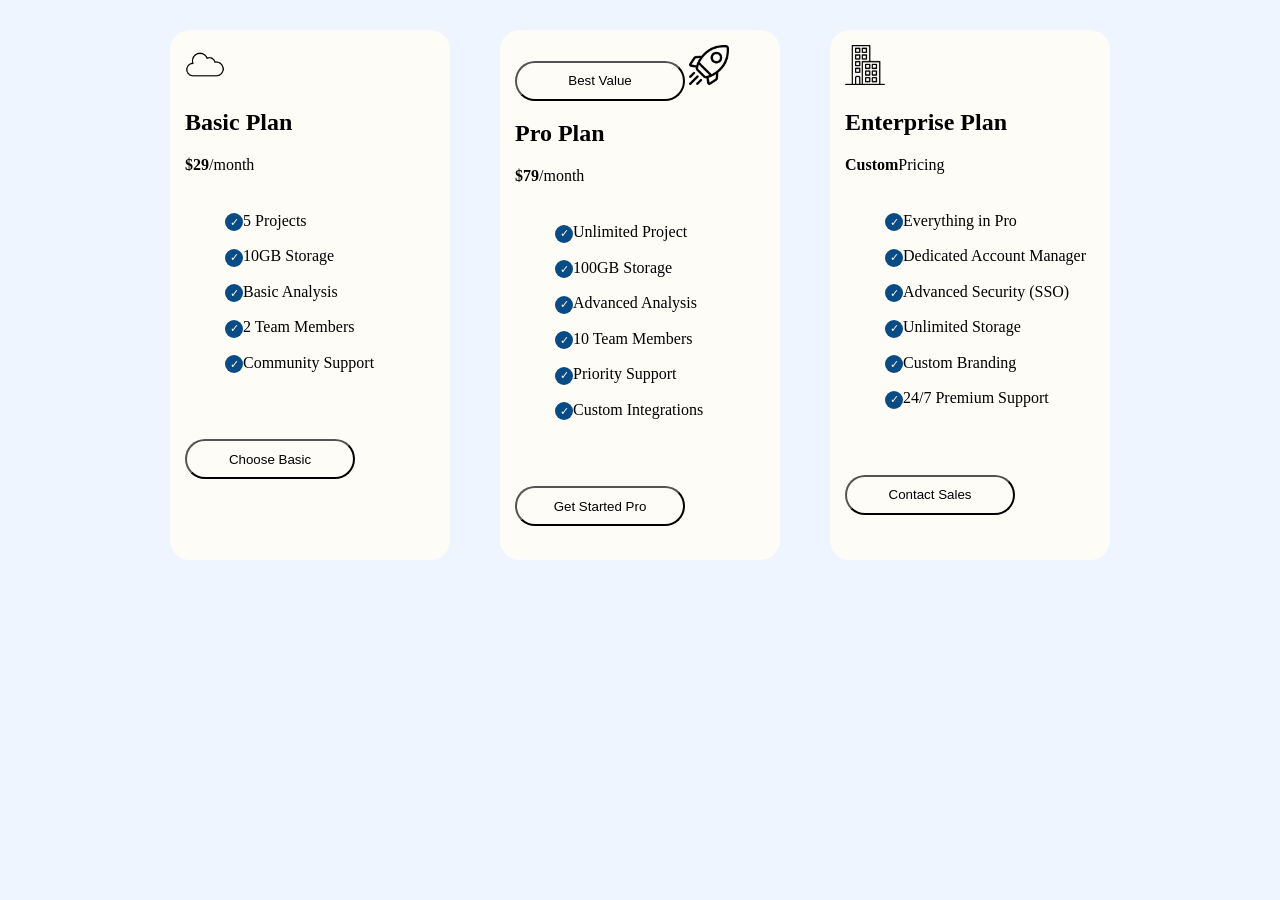
<file: Cards/index.html>
<!DOCTYPE html>
<html lang="en">
<head>
    <meta charset="UTF-8">
    <meta name="viewport" content="width=device-width, initial-scale=1.0">
    <link rel="stylesheet" href="style.css">
    <title>Document</title>
</head>
<body>
    <section id="main">
        <div id="card-A">
            <img src="cloud.png" alt="cloude image">
            <h2>Basic Plan</h2>
            <p><strong>$29</strong>/month</p>
            <li>
                <ul><span class="check-icon">&#10003;</span>5 Projects</ul>
                <ul><span class="check-icon">&#10003;</span>10GB Storage</ul>
                <ul><span class="check-icon">&#10003;</span>Basic Analysis</ul>
                <ul><span class="check-icon">&#10003;</span>2 Team Members</ul>
                <ul><span class="check-icon">&#10003;</span>Community Support</ul>
            </li>
            <button type="submit">Choose Basic</button>
        </div>
        <div id="card-B">
            <button type="button" id="top">Best Value</button>
            <img src="shuttle.png" alt="rocket image">
            <h2>Pro Plan</h2>
            <p><strong>$79</strong>/month</p>
            <li>
                <ul><span class="check-icon">&#10003;</span>Unlimited Project</ul>
                <ul><span class="check-icon">&#10003;</span>100GB Storage</ul>
                <ul><span class="check-icon">&#10003;</span>Advanced Analysis</ul>
                <ul><span class="check-icon">&#10003;</span>10 Team Members</ul>
                <ul><span class="check-icon">&#10003;</span>Priority Support</ul>
                <ul><span class="check-icon">&#10003;</span>Custom Integrations</ul>
            </li>
            <button type="submit">Get Started Pro</button>
        </div>
        <div id="card-C">
            <img src="building.png" alt="building image">
            <h2>Enterprise Plan</h2>
            <p><strong>Custom</strong>Pricing</p>
            <li>
                <ul><span class="check-icon">&#10003;</span>Everything in Pro</ul>
                <ul><span class="check-icon">&#10003;</span>Dedicated Account Manager</ul>
                <ul><span class="check-icon">&#10003;</span>Advanced Security (SSO)</ul>
                <ul><span class="check-icon">&#10003;</span>Unlimited Storage</ul>
                <ul><span class="check-icon">&#10003;</span>Custom Branding</ul>
                <ul><span class="check-icon">&#10003;</span>24/7 Premium Support</ul>
            </li>
            <button type="submit">Contact Sales</button>
        </div>
    </section>
</body>
</html>
</file>
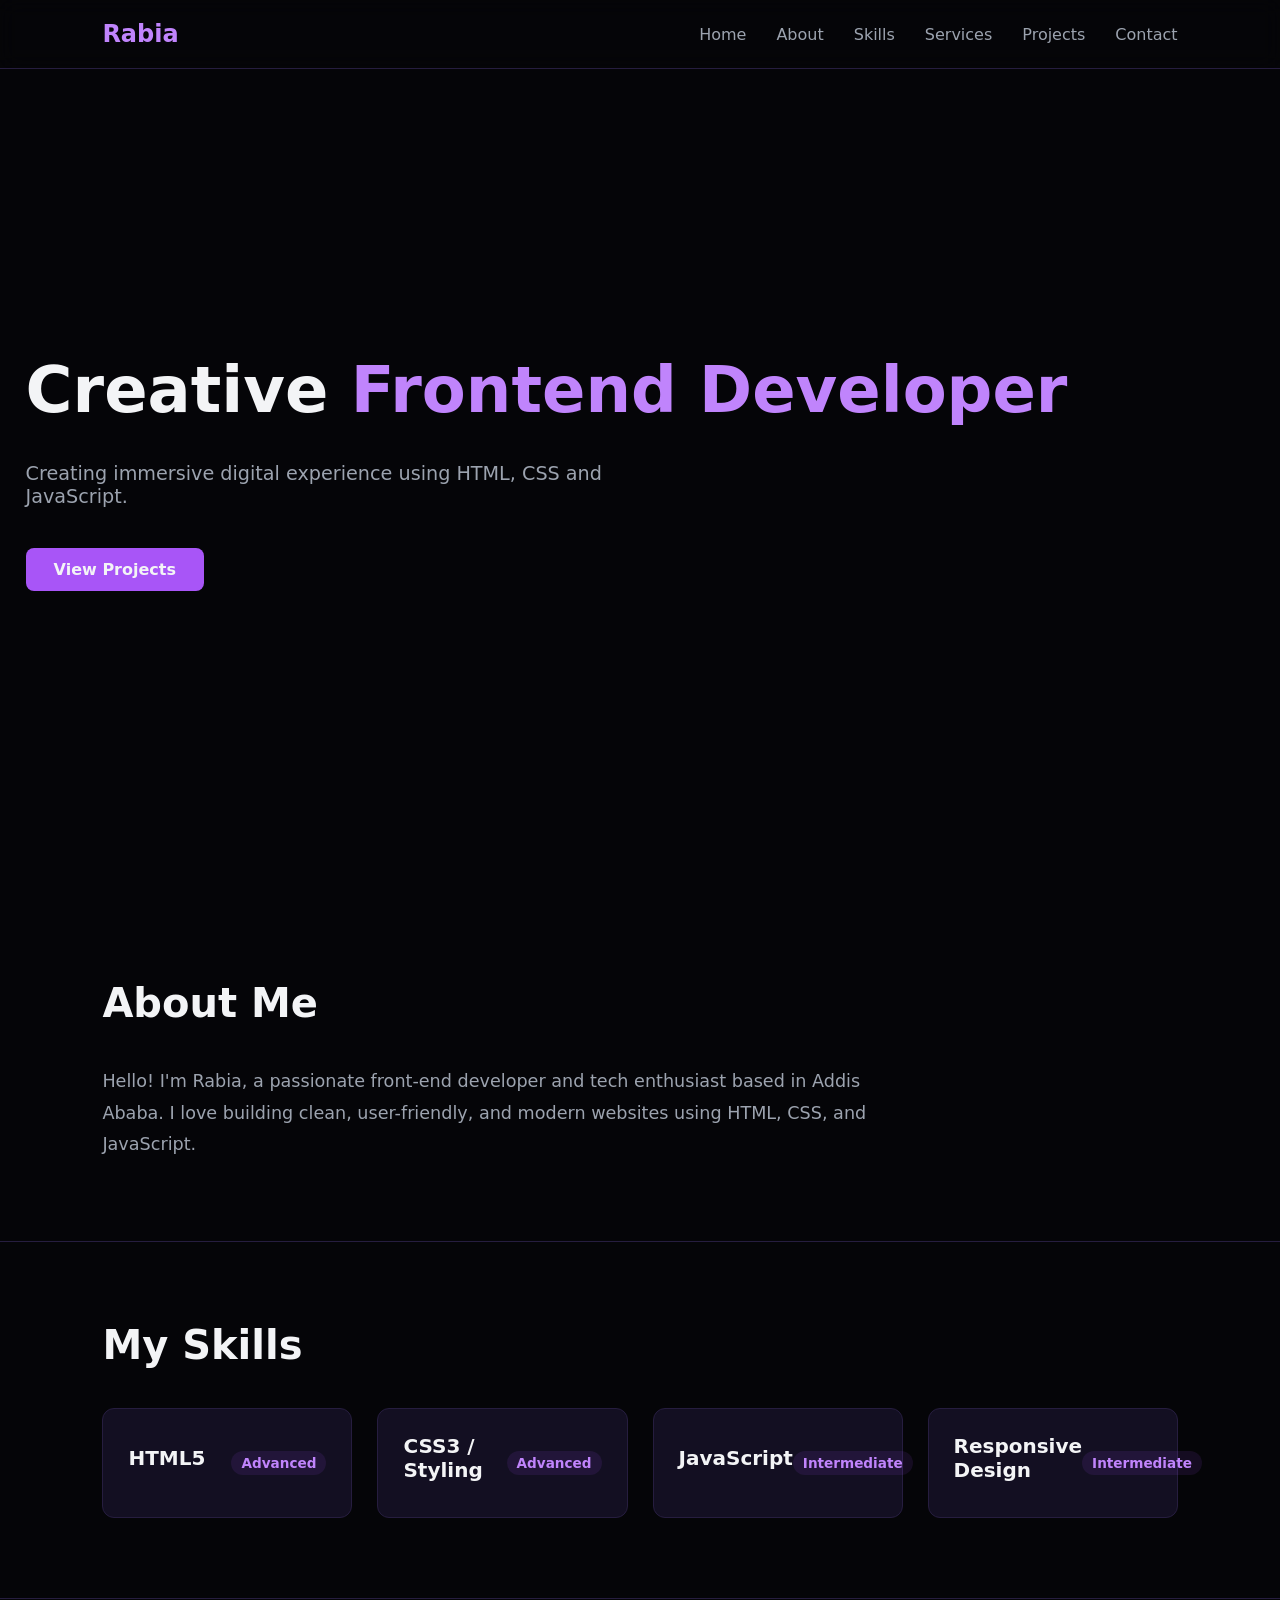
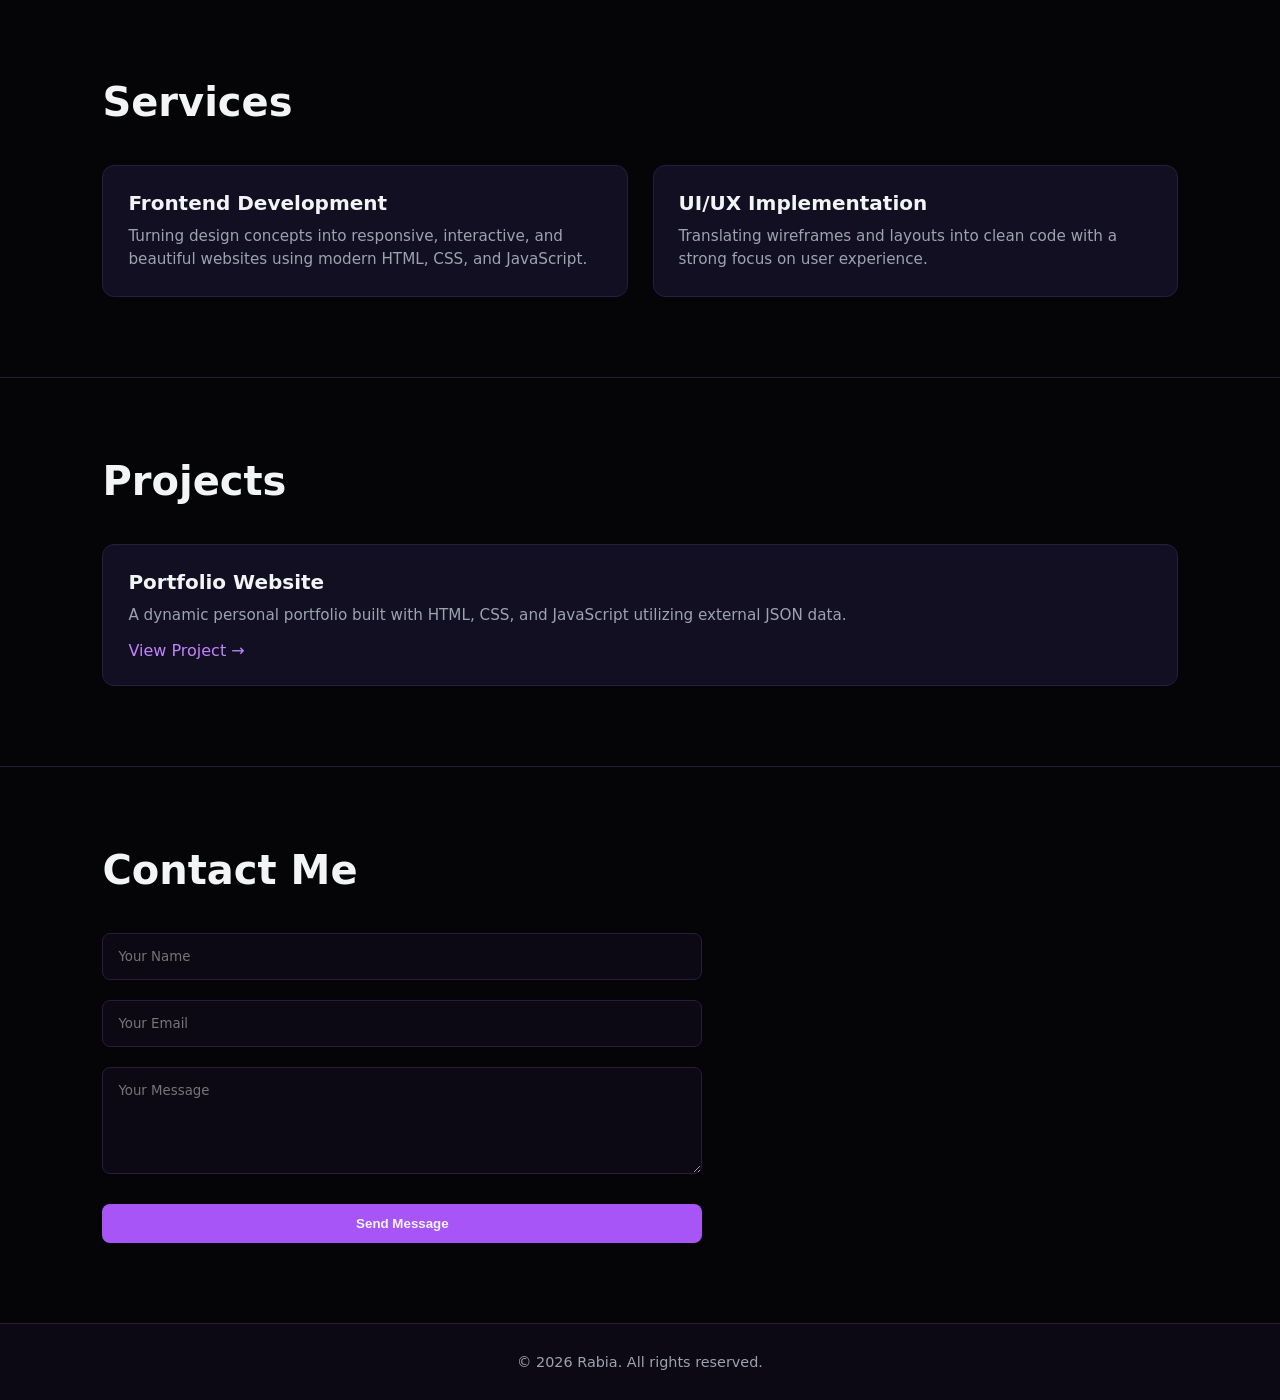
<file: My-Portifolio/index.html>
<!DOCTYPE html>
<html lang="en">
<head>
    <meta charset="UTF-8">
    <meta name="viewport" content="width=device-width, initial-scale=1.0">
    <link rel="stylesheet" href="styles.css">
    <title>Rabia | Frontend Developer Portfolio</title>
</head>
<body>
    <header>
        <a href="#home" class="logo">Rabia</a>
        <nav id="nav-menu">
        </nav>
    </header>

    <section id="home" class="home">
        <h1 id="hero-title">Creative Frontend Developer</h1>
        <p id="hero-desc">Creating immersive digital experience using HTML, CSS and JavaScript.</p>
        <a href="#projects" class="btn">View Projects</a>
    </section>

    <section id="about" class="section">
        <h2 class="section-title">About Me</h2>
        <div class="about-content">
            <p id="about-text">Loading about info...</p>
        </div>
    </section>

    <section id="skills" class="section">
        <h2 class="section-title">My Skills</h2>
        <div class="skills-grid" id="skills-grid">
        </div>
    </section>

    <section id="services" class="section">
        <h2 class="section-title">Services</h2>
        <div class="services-grid" id="services-grid">
        </div>
    </section>

    <section id="projects" class="section">
        <h2 class="section-title">Projects</h2>
        <div class="projects-grid" id="projects-grid">
        </div>
    </section>

    <section id="contact" class="section">
        <h2 class="section-title">Contact Me</h2>
        <form id="contact-form" class="contact-form">
            <input type="text" id="contact-name" placeholder="Your Name" required>
            <input type="email" id="contact-email" placeholder="Your Email" required>
            <textarea id="contact-message" placeholder="Your Message" rows="5" required></textarea>
            <button type="submit" class="btn">Send Message</button>
        </form>
    </section>

    <footer>
        <p id="footer-text">&copy; 2026 Rabia. All rights reserved.</p>
    </footer>

    <script src="app.js"></script>
</body>
</html>
</file>
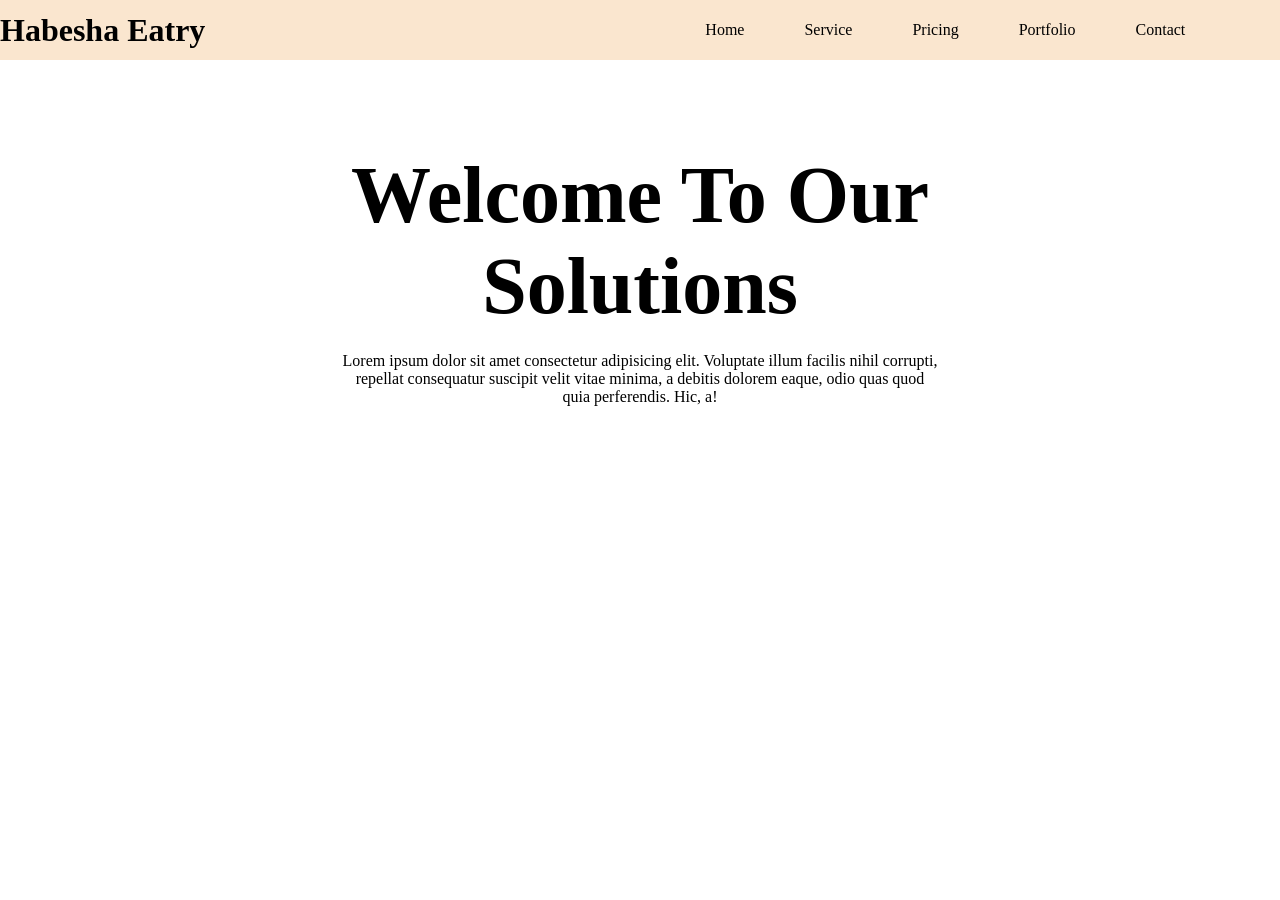
<file: Nav/index.html>
<!DOCTYPE html>
<html lang="en">
<head>
    <meta charset="UTF-8">
    <meta name="viewport" content="width=device-width, initial-scale=1.0">
    <link rel="stylesheet" href="style.css">
    <title>Document</title>
</head>
<body>
    <header>
        <h1>Habesha Eatry</h1>
        <nav>
        <li>
            <ul>Home</ul>
            <ul>Service</ul>
            <ul>Pricing</ul>
            <ul>Portfolio</ul>
            <ul>Contact</ul>
        </li>
    </nav>
    </header>
    <main>
        <div id="in">
            <h1>Welcome To Our Solutions</h1>
            <p>Lorem ipsum dolor sit amet consectetur adipisicing elit. Voluptate illum facilis nihil corrupti, repellat consequatur suscipit velit vitae minima, a debitis dolorem eaque, odio quas quod quia perferendis. Hic, a!</p>
        </div>
    </main>
</body>
</html>
</file>
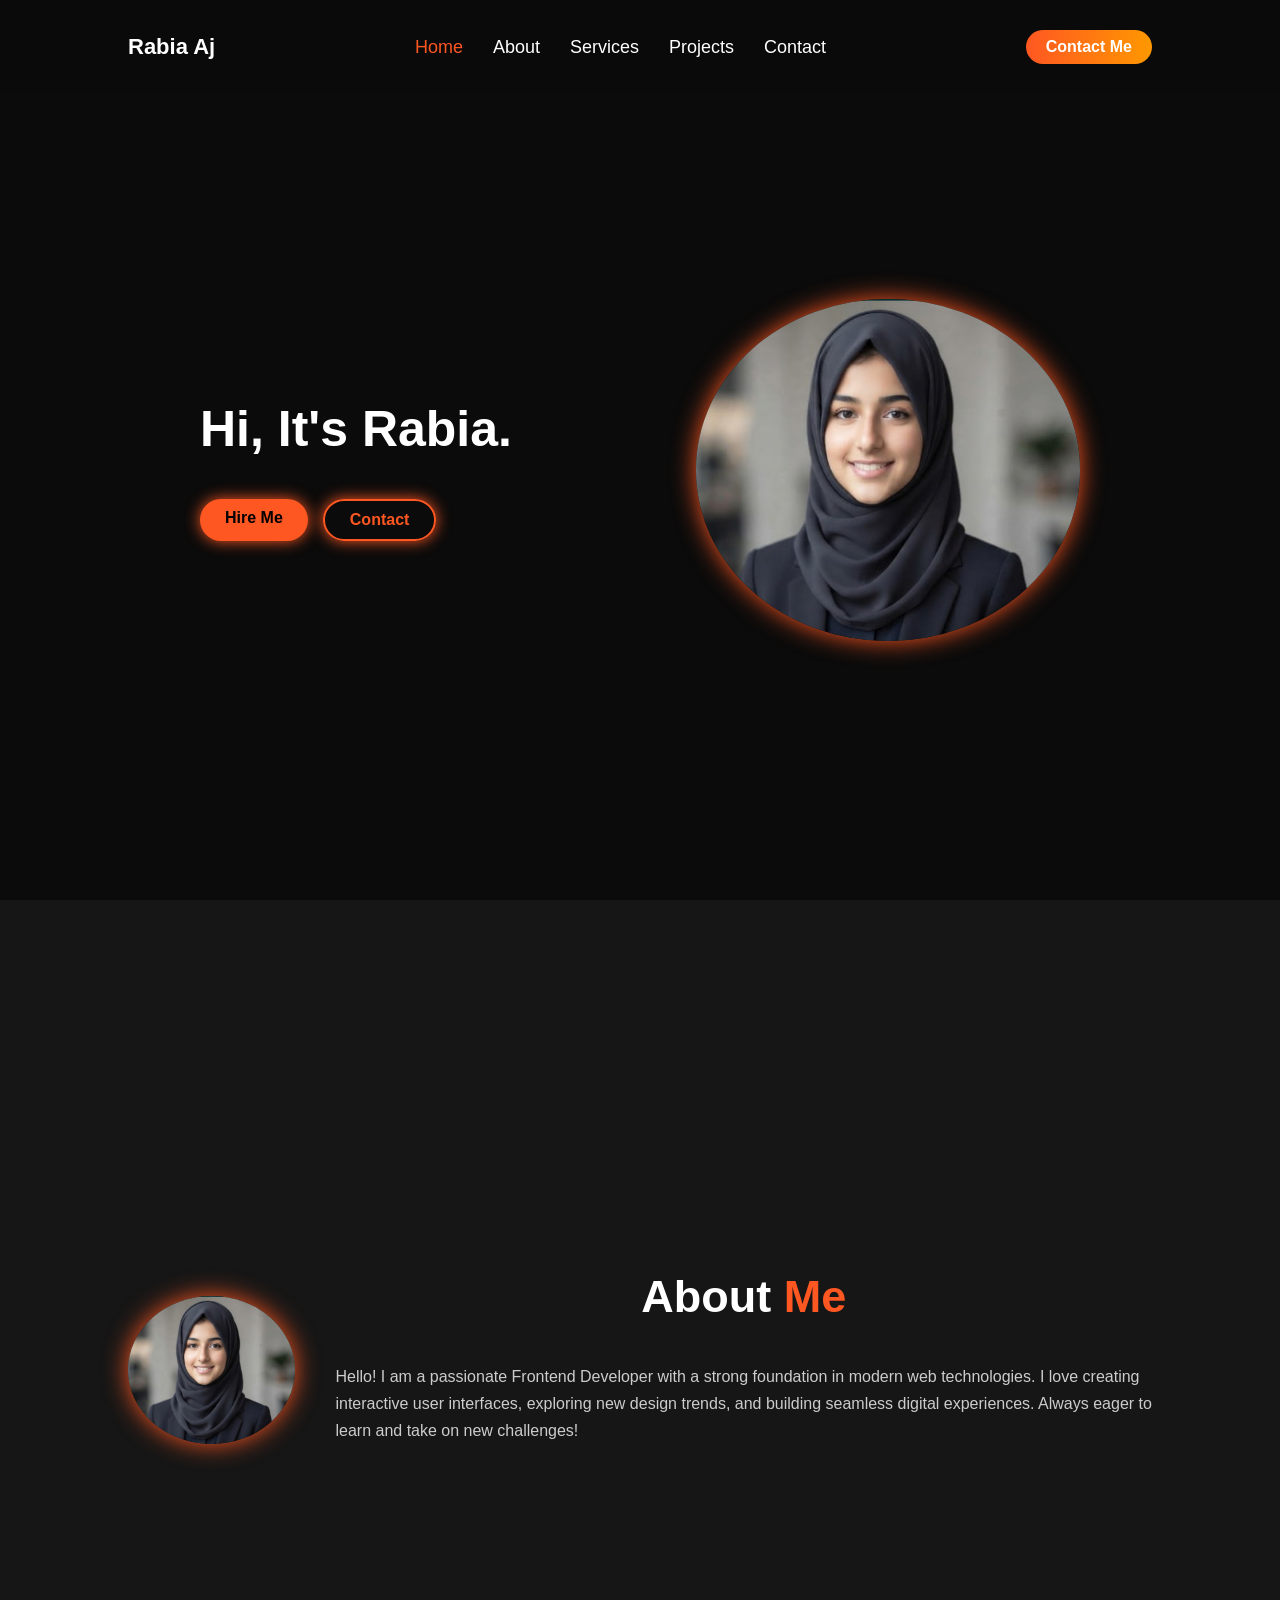
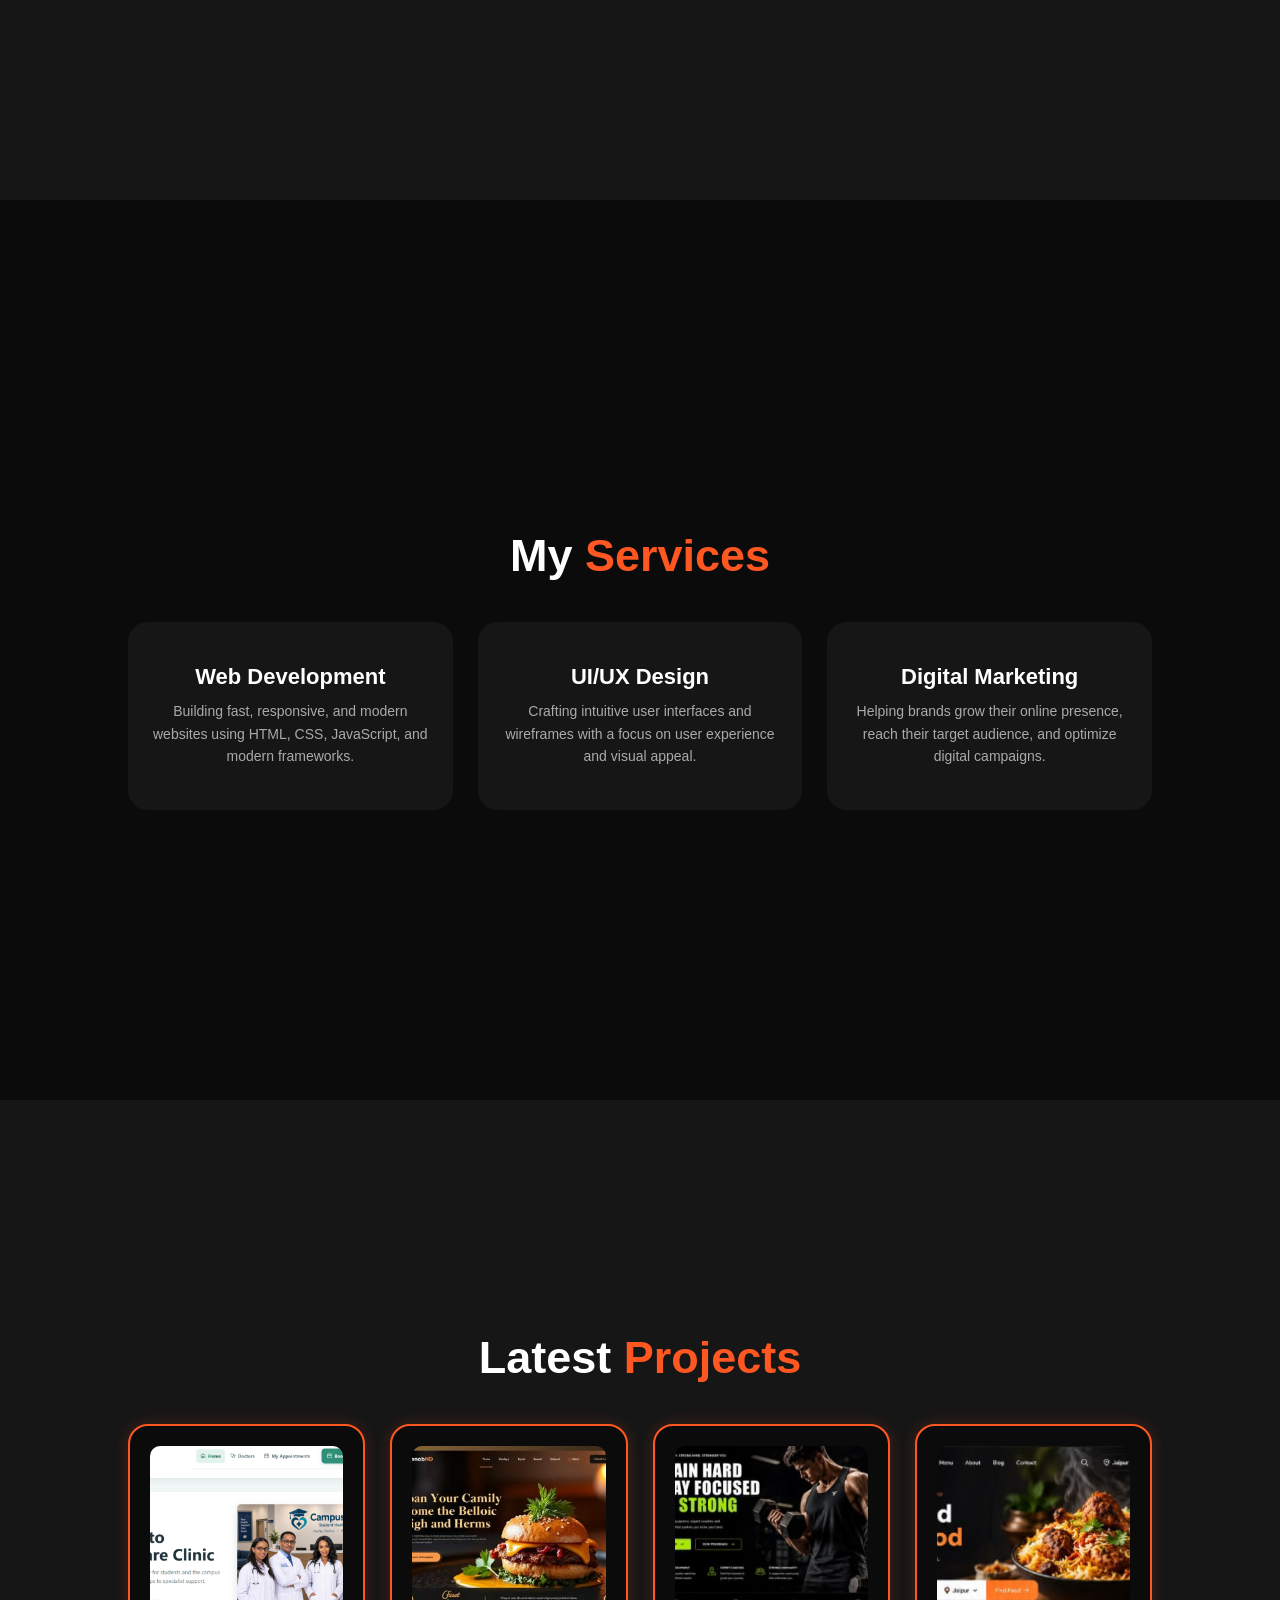
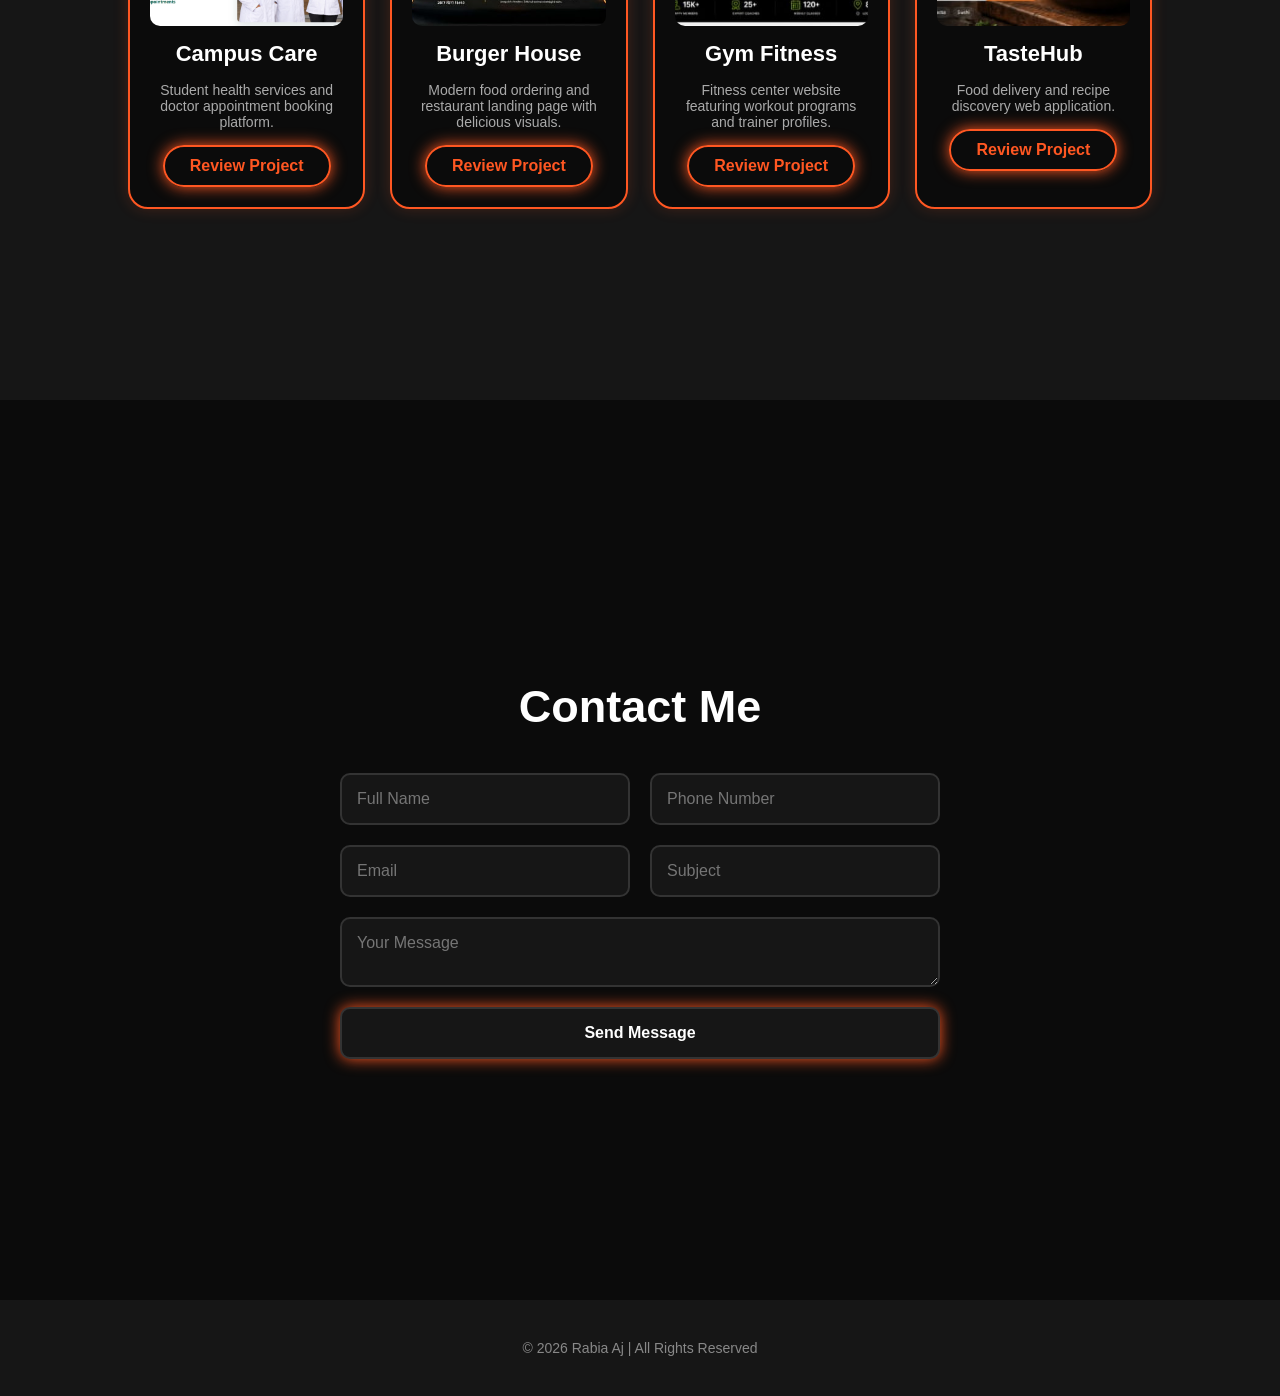
<file: port2/index.html>
<!DOCTYPE html>
<html lang="en">
<head>
    <meta charset="UTF-8">
    <meta name="viewport" content="width=device-width, initial-scale=1.0">
    <title>Portfolio Website</title>
    <link rel="stylesheet" href="style.css">
</head>
<body>

    <!-- Header Section -->
    <header class="header">
        <a href="#home" class="logo" id="logo-text">Rabia Aj</a>
        <i class='bx-x' id="menu-icon"></i>

        <nav class="navbar">
            <a href="#home" class="active">Home</a>
            <a href="#about">About</a>
            <a href="#services">Services</a>
            <a href="#projects">Projects</a>
            <a href="#contact">Contact</a>
        </nav>

        <a href="#contact" class="gradient-btn">Contact Me</a>
    </header>

    <!-- Home Section -->
    <section class="home" id="home">
        <div class="home-content">
            <h1 id="home-title">Hi, It's Rabia.</h1>
            <h3 id="home-role"></h3>
            <p id="home-bio"></p>

            <div class="button-group">
                <a href="#" class="btn">Hire Me</a>
                <a href="#contact" class="btn btn-outline">Contact</a>
            </div>
        </div>

        <div class="home-image">
            <img src="./images/myPhoto.jpg" alt="Profile Image">
        </div>
    </section>

    <!-- About Section -->
    <section class="about" id="about">
        <div class="about-image">
            <img src="./images/myPhoto.jpg" alt="About Image">
        </div>

        <div class="about-content">
            <h2 class="heading">About <span>Me</span></h2>
            <p id="about-text">Hello! I am a passionate Frontend Developer with a strong foundation in modern web technologies. I love creating interactive user interfaces, exploring new design trends, and building seamless digital experiences. Always eager to learn and take on new challenges!</p>
        </div>
    </section>

    <!-- Services Section -->
    <section class="services" id="services">
        <h2 class="heading">My <span>Services</span></h2>
        <div class="services-container" id="services-container">

        </div>
    </section>

    <!-- Projects Section -->
    <section class="projects" id="projects">
        <h2 class="heading">Latest <span>Projects</span></h2>
        <div class="projects-box" id="projects-container">

        </div>
    </section>

    <!-- Contact Section -->
    <section class="contact" id="contact">
        <h2 class="heading">Contact Me</h2>

        <form action="#" id="contact-form">
            <div class="input-group">
                <div class="input-box">
                    <input type="text" id="name" placeholder="Full Name" required>
                    <input type="email" id="email" placeholder="Email" required>
                </div>
                <div class="input-box">
                    <input type="tel" id="phone" placeholder="Phone Number">
                    <input type="text" id="subject" placeholder="Subject">
                </div>
            </div>

            <div class="input-group2">
                <textarea id="message" placeholder="Your Message" required></textarea>
                <input type="submit" value="Send Message" class="btn">
            </div>
        </form>
    </section>

    <footer class="footer">
        <p class="copyright">&copy; 2026 Rabia Aj | All Rights Reserved</p>
    </footer>

    <script src="script.js"></script>
</body>
</html>
</file>
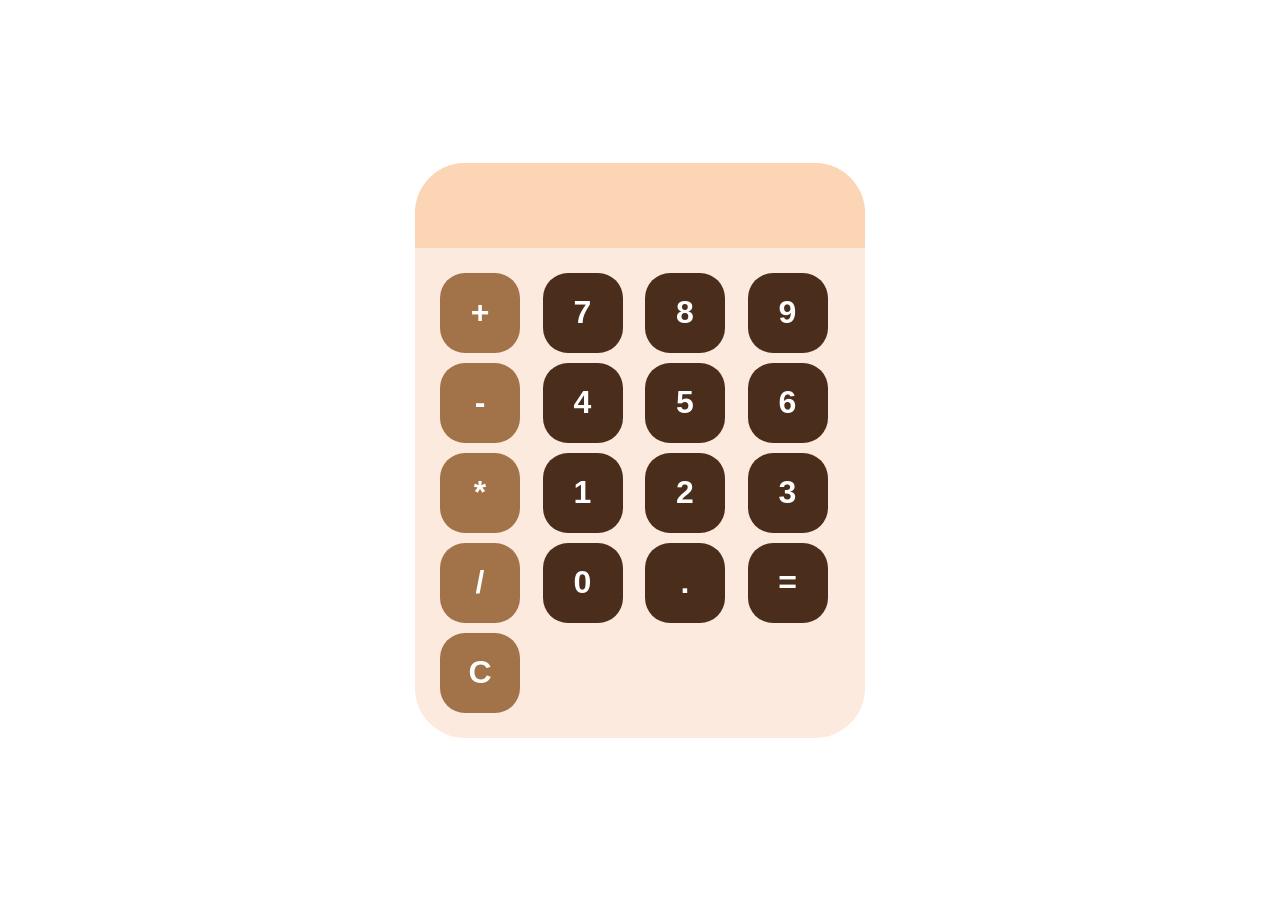
<file: Simple-Calculator/index.html>
<!DOCTYPE html>
<html lang="en">
<head>
    <meta charset="UTF-8">
    <meta name="viewport" content="width=device-width, initial-scale=1.0">
    <link rel="stylesheet" href="style.css">
    <title>Calculator</title>
</head>
<body>
    <div id="calculator">
        <input id="display" readonly>
        <div id="keys">
            <button onclick="appendToDisplay('+')" class="operator-btn">+</button>
            <button onclick="appendToDisplay('7')">7</button>
            <button onclick="appendToDisplay('8')">8</button>
            <button onclick="appendToDisplay('9')">9</button>
            <button onclick="appendToDisplay('-')" class="operator-btn">-</button>
            <button onclick="appendToDisplay('4')">4</button>
            <button onclick="appendToDisplay('5')">5</button>
            <button onclick="appendToDisplay('6')">6</button>
            <button onclick="appendToDisplay('*')" class="operator-btn">*</button>
            <button onclick="appendToDisplay('1')">1</button>
            <button onclick="appendToDisplay('2')">2</button>
            <button onclick="appendToDisplay('3')">3</button>
            <button onclick="appendToDisplay('/')" class="operator-btn">/</button>
            <button onclick="appendToDisplay('0')">0</button>
            <button onclick="appendToDisplay('.')">.</button>
            <button onclick="calculate()">=</button>
            <button onclick="clearDisplay('')" class="operator-btn">C</button>
            
            
        </div>
    </div>
    <script src="styles.js"></script>
</body>
</html>
</file>
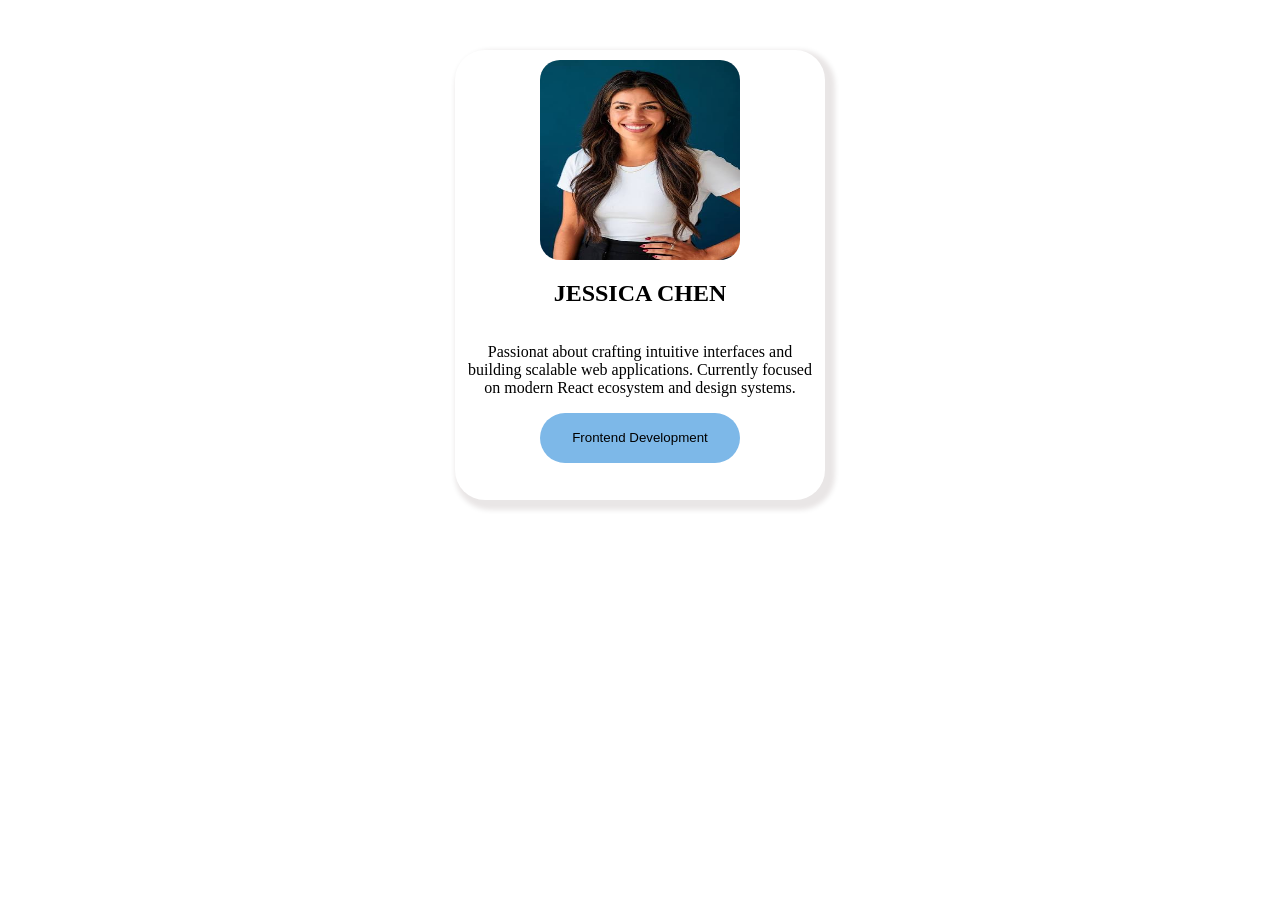
<file: Simple-Profile/index.html>
<!DOCTYPE html>
<html lang="en">
<head>
    <meta charset="UTF-8">
    <meta name="viewport" content="width=device-width, initial-scale=1.0">
    <link rel="stylesheet" href="style.css">
    <title>Document</title>
</head>
<body>
    <section id="main">
        <img src="images.jpg" alt="female photo">
        <h1>JESSICA CHEN</h1>
        <p>Passionat about crafting intuitive interfaces and building scalable web applications. Currently focused on modern React ecosystem and design systems.</p>
        <button type="submit">Frontend Development</button>
    </section>
</body>
</html>
</file>
<file: Cards/style.css>
:root{
    --card-color:#fefcf7;
    --bg-color:#eef5ff;
    --card-bg-dark: #094b85;
}
body{
    background-color: var(--bg-color);
    margin-top: 30px;
    display: flex;
    justify-content: center;
}
#main{
    display: flex;
    flex-direction: row;
    gap: 50px;
}
img{
    height: 40px;
    width: 40px;
    object-fit: contain;
}

#card-A, #card-B, #card-C{
    padding: 15px;
    background-color: var(--card-color);
    border-radius: 20px;
    height: 500px;
    width: 250px;
}
li{
    padding-top: 6px;
    padding-bottom: 50px;
}


#card-A:hover, #card-B:hover, #card-C:hover{
    color: var(--card-color);
    background-color: var(--card-bg-dark);
    button{
        background-color: var(--bg-color);
    }
    .check-icon{
        background-color: var(--card-color);
        color: var(--card-bg-dark);
    }
}
li{
    list-style: none;
}
button{
    background-color: var(--card-color);
    border-radius: 50px;
    height: 40px;
    width: 170px;
}
#card-B #top{
    margin-top: -20px;
}
.check-icon {
    background-color: var(--card-bg-dark);
    color: var(--card-color);
    border-radius: 50%; 
    width: 18px;
    height: 18px;
    display: inline-flex;
    align-items: center;
    justify-content: center;
    font-size: 11px;
}
</file>
<file: My-Portifolio/styles.css>
*{
    margin: 0;
    padding: 0;
    box-sizing: border-box;
    text-decoration: none;
    scroll-behavior: smooth;
}

:root {
    --bg-primary: #050508;     
    --bg-secondary: #0c0914;    
    --bg-card: #130f22;         
    --border-color: #261d3f;    
    
    --text-main: #f3f4f6;       
    --text-muted: #9ca3af;     
    
    --purple-primary: #a855f7; 
    --purple-light: #c084fc;    
    --purple-dark: #7e22ce;    
    --purple-glow: rgba(168, 85, 247, 0.25); 
    --card-shadow: 0 10px 30px -10px rgba(126, 34, 206, 0.2);
    
    --font-sans: 'Inter', system-ui, -apple-system, sans-serif;
    --font-mono: 'Fira Code', monospace;
}

body {
    background-color: var(--bg-primary);
    color: var(--text-main);
    font-family: var(--font-sans);
}

header {
    position: fixed;
    top: 0;
    left: 0;
    width: 100%;
    padding: 20px 8%;
    background: transparent;
    backdrop-filter: blur(10px);
    display: flex;
    justify-content: space-between;
    align-items: center;
    z-index: 100;
    border-bottom: 1px solid var(--border-color);
}

.logo {
    font-size: 1.5rem;
    font-weight: 700;
    color: var(--purple-light);
}

nav a {
    color: var(--text-muted);
    margin-left: 30px;
    font-weight: 500;
    transition: color 0.3s ease;
}

nav a:hover {
    color: var(--purple-light);
}

.home {
    background-image: var(--bg-primary);
    background-size: cover;
    background-position: center;
    background-repeat: no-repeat;
    
    min-height: 100vh;
    width: 100%;
    display: flex;
    flex-direction: column;
    justify-content: center;
    align-items: flex-start; 
    text-align: left;
    
    padding-left: 2%;
    padding-right: 5%;
    padding-top: 30px; 
}

.home h1 {
    font-size: 4rem;
    font-weight: 800;
    color: var(--text-main);
    margin-bottom: 20px;
    line-height: 1.6;
}

.home h1 span {
    color: var(--purple-light);
}

.home p {
    font-size: 1.2rem;
    color: var(--text-muted);
    max-width: 600px;
    margin-bottom: 30px;
}
/* Added Section Styles for beginner-friendly portfolio */
.section {
    padding: 80px 8%;
    border-bottom: 1px solid var(--border-color);
}

.section-title {
    font-size: 2.5rem;
    font-weight: 700;
    margin-bottom: 40px;
    color: var(--text-main);
    text-align: left;
}

.section-title span, span.skill-level {
    color: var(--purple-light);
}

.about-content p {
    font-size: 1.1rem;
    color: var(--text-muted);
    max-width: 800px;
    line-height: 1.8;
}

.skills-grid, .services-grid, .projects-grid {
    display: grid;
    grid-template-columns: repeat(auto-fit, minmax(250px, 1fr));
    gap: 25px;
}

.card {
    background-color: var(--bg-card);
    border: 1px solid var(--border-color);
    padding: 25px;
    border-radius: 12px;
    transition: transform 0.3s ease, border-color 0.3s ease, box-shadow 0.3s ease;
}

.card:hover {
    transform: translateY(-5px);
    border-color: var(--purple-primary);
    box-shadow: var(--card-shadow);
}

.card h3 {
    font-size: 1.25rem;
    margin-bottom: 10px;
    color: var(--text-main);
}

.card p {
    font-size: 0.95rem;
    color: var(--text-muted);
    line-height: 1.5;
}

.skill-card {
    display: flex;
    justify-content: space-between;
    align-items: center;
}

.skill-level {
    font-size: 0.85rem;
    font-weight: 600;
    background: rgba(168, 85, 247, 0.1);
    padding: 4px 10px;
    border-radius: 20px;
}

.project-link {
    display: inline-block;
    margin-top: 15px;
    color: var(--purple-light);
    font-weight: 500;
}

.project-link:hover {
    text-decoration: underline;
}

.btn {
    display: inline-block;
    background-color: var(--purple-primary);
    color: var(--text-main);
    padding: 12px 28px;
    border-radius: 8px;
    font-weight: 600;
    transition: background-color 0.3s ease;
    border: none;
    cursor: pointer;
    margin-top: 10px;
}

.btn:hover {
    background-color: var(--purple-dark);
}

.contact-form {
    display: flex;
    flex-direction: column;
    gap: 20px;
    max-width: 600px;
}

.contact-form input,
.contact-form textarea {
    width: 100%;
    padding: 15px;
    background-color: var(--bg-secondary);
    border: 1px solid var(--border-color);
    border-radius: 8px;
    color: var(--text-main);
    font-family: var(--font-sans);
}

.contact-form input:focus,
.contact-form textarea:focus {
    outline: none;
    border-color: var(--purple-primary);
}

footer {
    text-align: center;
    padding: 30px;
    color: var(--text-muted);
    font-size: 0.9rem;
    background-color: var(--bg-secondary);
}
</file>
<file: Nav/style.css>
* {
    margin: 0;
    padding: 0;
    box-sizing: border-box;
}
header{
    height: 150px;
    background-color: rgb(249, 141, 18);
    display: flex;
    flex-direction: column;
    align-items: center;
    gap: 10px;
}
main{
    margin-top: 30px;
    display: flex;
    flex-direction: column;
    align-items: center;
}
#in{
    text-align: center;
}
nav li{
    list-style: none;
}


@media (min-width: 768px){
    header{
        height: 60px;
        background-color: rgb(250, 230, 207);
        display: flex;
        flex-direction: row;
        gap: 500px;
    }
    main{
        margin-top: 90px;
    }
    #in{
        width: 600px;
        text-align: center;
    }
    nav li{
        gap: 60px;
        display: flex;
    }
    #in h1{
        padding-bottom: 20px;
        font-size: 80px;
    }
}
</file>
<file: port2/style.css>
* {
    margin: 0;
    padding: 0;
    box-sizing: border-box;
    text-decoration: none;
    border: none;
    scroll-behavior: smooth;
    font-family: 'Poppins', sans-serif;
}

:root {
    --bg-color: #0b0b0b;
    --second-bg-color: #161616;
    --text-color: #fff;
    --main-color: #ff5722;
    --gradient: linear-gradient(270deg, #ff9800 0%, #ff5722 100%);
}

html {
    font-size: 62.5%; 
    overflow-x: hidden;
}

body {
    background: var(--bg-color);
    color: var(--text-color);
    font-size: 1.6rem;
}


.header {
    position: fixed;
    top: 0;
    left: 0;
    width: 100%;
    padding: 2rem 5%;
    background: rgba(11, 11, 11, 0.9);
    backdrop-filter: blur(10px);
    display: flex;
    justify-content: space-between;
    align-items: center;
    z-index: 100;
}

.logo {
    font-size: 2.2rem;
    color: var(--text-color);
    font-weight: 800;
}

.logo span {
    background: var(--gradient);
    -webkit-text-fill-color: transparent;
}

#menu-icon {
    font-size: 3rem;
    color: var(--main-color);
    cursor: pointer;
    display: block;
}

.navbar {
    position: absolute;
    top: 100%;
    right: -100%;
    width: 100%;
    background: var(--second-bg-color);
    padding: 2rem;
    display: flex;
    flex-direction: column;
    gap: 1.5rem;
    transition: 0.3s ease-in-out;
    border-bottom: 2px solid var(--main-color);
}

.navbar.active {
    right: 0;
}

.navbar a {
    font-size: 1.8rem;
    color: var(--text-color);
    font-weight: 500;
    transition: 0.3s;
}

.navbar a:hover,
.navbar a.active {
    color: var(--main-color);
}

.gradient-btn {
    display: none; 
}


section {
    min-height: 100vh;
    padding: 10rem 5% 5rem;
    display: flex;
    flex-direction: column;
    justify-content: center;
}

.heading {
    text-align: center;
    font-size: 3.5rem;
    margin-bottom: 4rem;
}

.heading span {
    color: var(--main-color);
}


.home {
    gap: 4rem;
    text-align: center;
    align-items: center;
}

.home-content {
    display: flex;
    flex-direction: column;
    align-items: center;
}

.home-content h1 {
    font-size: 4rem;
    font-weight: 700;
    line-height: 1.2;
}

.home h1 {
    color: var(--gradient);
}

.home-content h3 {
    font-size: 2.2rem;
    margin: 1rem 0;
    font-weight: 600;
    color: var(--main-color);
}

.home-content p {
    font-size: 1.5rem;
    line-height: 1.6;
    margin-bottom: 2rem;
    color: #ccc;
}

.home-image {
    width: 60vw;
    max-width: 250px;
    border-radius: 50%;
    box-shadow: 0 0 25px var(--main-color);
}

.home-image img {
    width: 100%;
    border-radius: 50%;
    display: block;
}

.social-icons {
    display: flex;
    gap: 1.5rem;
    margin-bottom: 2rem;
}

.social-icons a {
    display: inline-flex;
    justify-content: center;
    align-items: center;
    font-size: 2.4rem;
    padding: 0.8rem;
    border: 2px solid var(--main-color);
    border-radius: 50%;
    color: var(--main-color);
    transition: 0.3s;
}

.social-icons a:hover {
    background: var(--main-color);
    color: var(--text-color);
    transform: translateY(-3px);
    box-shadow: 0 0 15px var(--main-color);
}

.button-group {
    display: flex;
    gap: 1.5rem;
}

.btn {
    display: inline-block;
    padding: 1rem 2.5rem;
    background: var(--main-color);
    box-shadow: 0 0 15px var(--main-color);
    border-radius: 3rem;
    font-size: 1.6rem;
    color: #000;
    font-weight: 600;
    transition: 0.3s;
}

.btn:hover {
    transform: scale(1.05);
    box-shadow: 0 0 30px var(--main-color);
}

.btn-outline {
    background: transparent;
    color: var(--main-color);
    border: 2px solid var(--main-color);
}

.btn-outline:hover {
    background: var(--main-color);
    color: #000;
}


.about {
    background: var(--second-bg-color);
    align-items: center;
    text-align: center;
    gap: 4rem;
}

.about-image {
    width: 60vw;
    max-width: 250px;
    border-radius: 50%;
    box-shadow: 0 0 25px var(--main-color);
}

.about-image img {
    width: 100%;
    border-radius: 50%;
    display: block;
}

.about-content p {
    font-size: 1.6rem;
    line-height: 1.7;
    margin-bottom: 2.5rem;
    color: #ccc;
}



.services-container {
    display: grid;
    grid-template-columns: 1fr;
    gap: 2.5rem;
}

.service-box {
    background: var(--second-bg-color);
    padding: 4rem 2rem;
    border-radius: 2rem;
    border: 2px solid transparent;
    text-align: center;
    transition: 0.3s;
}

.service-box:hover {
    border-color: var(--main-color);
    transform: translateY(-5px);
    box-shadow: 0 0 25px rgba(255, 87, 34, 0.3);
}

.service-box i {
    font-size: 5rem;
    color: var(--main-color);
    margin-bottom: 1.5rem;
}

.service-box h4 {
    font-size: 2.2rem;
    margin-bottom: 1rem;
}

.service-box p {
    font-size: 1.4rem;
    color: #aaa;
    line-height: 1.6;
}



.projects {
    background: var(--second-bg-color);
}

.projects-box {
    display: grid;
    grid-template-columns: 1fr;
    gap: 2.5rem;
}

.project-card {
    background: var(--bg-color);
    border: 2px solid var(--main-color);
    border-radius: 2rem;
    padding: 2rem;
    display: flex;
    flex-direction: column;
    align-items: center;
    text-align: center;
    gap: 1.5rem;
    box-shadow: 0 0 15px rgba(255, 87, 34, 0.2);
    transition: 0.3s;
}

.project-card:hover {
    transform: translateY(-5px);
    box-shadow: 0 0 30px var(--main-color);
}

.project-card img {
    width: 100%;
    height: 180px;
    object-fit: cover;
    border-radius: 1rem;
}

.project-card h3 {
    font-size: 2.2rem;
}

.project-card p {
    font-size: 1.4rem;
    color: #aaa;
}



.contact form {
    display: flex;
    flex-direction: column;
    gap: 2rem;
    width: 100%;
    max-width: 600px;
    margin: 0 auto;
}

.contact .input-group {
    display: flex;
    flex-direction: column;
    gap: 2rem;
    width: 100%;
}

.contact .input-box {
    display: flex;
    flex-direction: column;
    gap: 2rem;
    width: 100%;
}

.contact form input,
.contact form textarea {
    width: 100%;
    padding: 1.5rem;
    font-size: 1.6rem;
    color: var(--text-color);
    background: var(--second-bg-color);
    border-radius: 1rem;
    border: 2px solid #333;
    transition: 0.3s;
}

.contact form input:focus,
.contact form textarea:focus {
    border-color: var(--main-color);
}

.input-group2 {
    display: flex;
    flex-direction: column;
    gap: 2rem;
    align-items: center;
}

.input-group2 .btn {
    width: 100%;
    cursor: pointer;
}


.footer {
    background: var(--second-bg-color);
    padding: 4rem 5%;
    text-align: center;
    display: flex;
    flex-direction: column;
    align-items: center;
    gap: 2rem;
}

.footer .list {
    display: flex;
    flex-wrap: wrap;
    justify-content: center;
    gap: 2rem;
    list-style: none;
}

.footer .list li a {
    font-size: 1.6rem;
    color: var(--text-color);
    transition: 0.3s;
}

.footer .list li a:hover {
    color: var(--main-color);
}

.footer .copyright {
    font-size: 1.4rem;
    color: #888;
}


@media (min-width: 768px) {
    .heading {
        font-size: 4.5rem;
    }

    .home {
        flex-direction: row;
        justify-content: space-around;
        text-align: left;
    }

    .home-content {
        align-items: flex-start;
    }

    .home-content h1 {
        font-size: 5rem;
    }

    .home-image, .about-image {
        width: 35vw;
        max-width: 350px;
    }

    .about {
        flex-direction: row;
        text-align: left;
    }

    .about-content {
        text-align: left;
    }

    .services-container {
        grid-template-columns: repeat(2, 1fr);
    }

    .projects-box {
        grid-template-columns: repeat(2, 1fr);
    }

    .contact .input-group {
        flex-direction: row;
    }
}

@media (min-width: 1024px) {
    .header {
        padding: 3rem 10%;
    }

    #menu-icon {
        display: none;
    }

    .navbar {
        position: static;
        background: transparent;
        flex-direction: row;
        width: auto;
        padding: 0;
        border: none;
        gap: 3rem;
    }

    .navbar a {
        font-size: 1.8rem;
    }

    .gradient-btn {
        display: inline-block;
        font-size: 1.6rem;
        padding: 0.8rem 2rem;
        border-radius: 3rem;
        background: var(--gradient);
        color: var(--text-color);
        font-weight: 600;
        transition: 0.3s;
    }

    .gradient-btn:hover {
        transform: scale(1.05);
        box-shadow: 0 0 20px var(--main-color);
    }

    section {
        padding: 12rem 10% 8rem;
    }

    .services-container {
        grid-template-columns: repeat(3, 1fr);
    }

    .projects-box {
        grid-template-columns: repeat(2, 1fr);
    }

    .home-image, .about-image {
        width: 30vw;
        max-width: 400px;
    }
}

@media (min-width: 1280px) {
    .projects-box {
        grid-template-columns: repeat(4, 1fr);
    }
}
</file>
<file: Simple-Calculator/style.css>
body{
    margin: 0;
    justify-content: center;
    align-items: center;
    display: flex;
    height: 100vh;
}


#calculator{
    background-color: #fceade;
    border-radius: 50px;
    max-width: 450px;
    overflow: hidden;
    
}

#display{
    width: 100%;
    padding: 20px;
    font-size: 2.5rem;
    border: none;
    background-color: #fcd5b4;
    text-align: left;
    color: #ffffff;
}

#keys{
    display: grid;
    grid-template-columns: repeat(4,1fr);
    gap: 10px;
    padding: 25px;
}


button{
    width: 80px;
    height: 80px;
    border-radius: 25px;
    border: none;
    background-color: #4a2e1b;
    color: #ffffff;
    font-size: 2rem;
    font-weight: bold;
    cursor: pointer;
}

button:hover{
    background-color: hsl(24, 47%, 30%);
}

button:active{
    background-color: hsl(24, 47%, 40%);
}

.operator-btn{
    background-color: #a27248;
}
.operator-btn:hover{
    background-color: hsl(28, 38%, 56%);
}
.operator-btn:active{
    background-color: hsl(28, 38%, 66%);
}
</file>
<file: Simple-Profile/style.css>
body{
    margin-top: 50px;
    display: flex;
    justify-content: center;
    align-items: center;
}

#main{
    padding: 10px;
    width: 350px;
    height: 430px; 
    border-radius: 30px;
    display: flex;
    flex-direction: column;
    align-items: center;
    text-align: center;
    box-shadow: 5px 5px 5px 5px rgba(35, 12, 12, 0.1);

}

img{
    width: 200px;
    height: 200px;
    border-radius: 20px;
}
button{
    border-radius: 50px;
    width: 200px;
    height: 50px;
    background-color: rgb(125, 184, 232);
    border-style: none;
}
</file>
